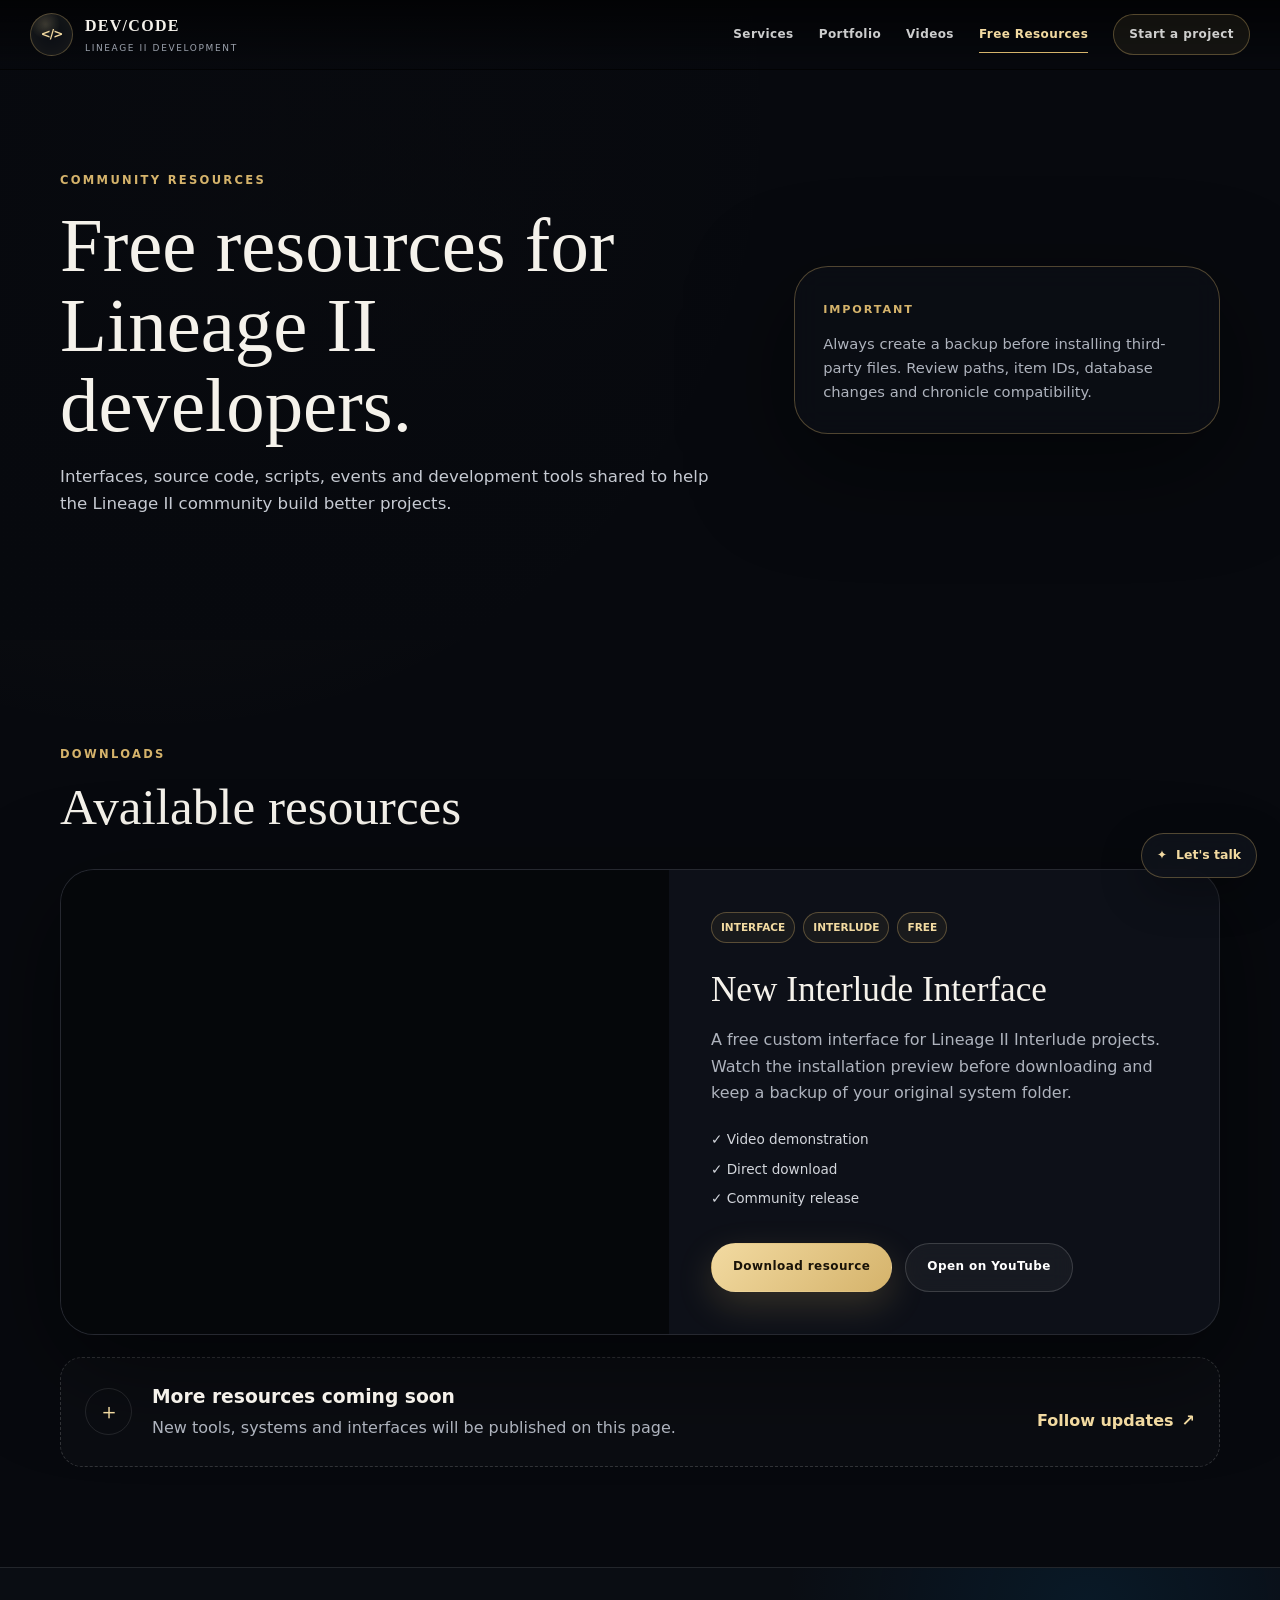
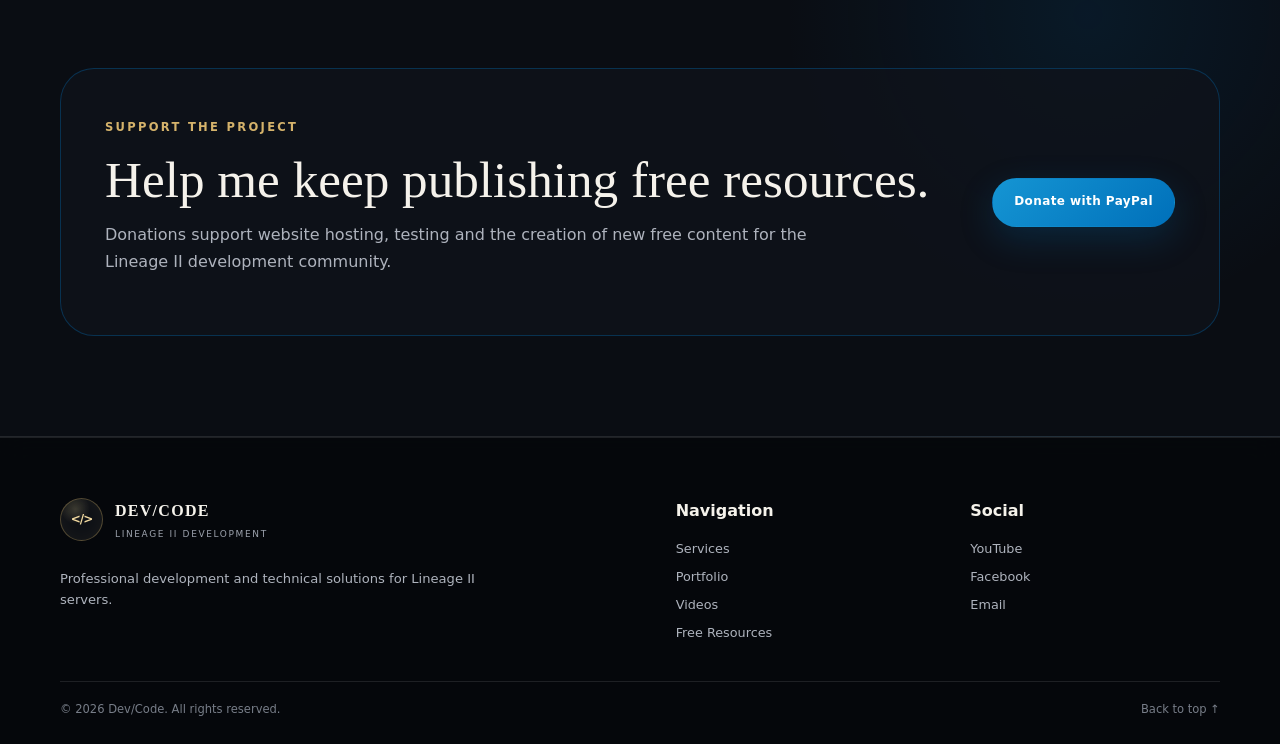
<file: free.html>
<!doctype html>
<html lang="en">
  <head>
    <meta charset="UTF-8" />
    <meta name="viewport" content="width=device-width, initial-scale=1.0" />

    <meta
      name="description"
      content="Free Lineage II resources, interfaces, scripts and tools shared by Dev/Code."
    />
    <meta name="theme-color" content="#07090e" />

    <title>Free Resources</title>

    <link rel="icon" href="assets/img/favicon.svg" type="image/svg+xml" />
    <link rel="preconnect" href="https://www.youtube-nocookie.com" />

    <link rel="stylesheet" href="assets/css/fonts.css" />
    <link rel="stylesheet" href="assets/css/work-site.css" />
    <script src="assets/js/work-site.js" defer></script>
  </head>
  <body class="resource-page" data-page="free">
    <a class="skip-link" href="#main-content">Skip to content</a>

    <header class="work-header is-scrolled" id="top" data-work-header>
      <a class="work-brand" href="index.html" aria-label="Dev Code home">
        <span class="work-brand-mark" aria-hidden="true">&lt;/&gt;</span>
        <span class="work-brand-copy">
          <strong>Dev/Code</strong>
          <small>Lineage II Development</small>
        </span>
      </a>

      <button
        class="work-menu-toggle"
        type="button"
        data-work-menu-toggle
        aria-label="Open navigation"
        aria-expanded="false"
        aria-controls="work-navigation"
      >
        <span></span><span></span><span></span>
      </button>

      <nav
        class="work-nav"
        id="work-navigation"
        data-work-nav
        aria-label="Main navigation"
      >
        <a href="index.html#services">Services</a>
        <a href="index.html#portfolio">Portfolio</a>
        <a href="index.html#videos">Videos</a>
        <a class="is-active" href="free.html">Free Resources</a>
        <a class="work-nav-contact" href="index.html#contact"
          >Start a project</a
        >
      </nav>
    </header>

    <main id="main-content">
      <section class="resource-hero">
        <div class="resource-hero-art" aria-hidden="true"></div>
        <div class="resource-hero-overlay"></div>

        <div class="resource-container resource-hero-grid">
          <div class="reveal">
            <span class="section-kicker">Community resources</span>
            <h1>Free resources for Lineage II developers.</h1>
            <p>
              Interfaces, source code, scripts, events and development tools
              shared to help the Lineage II community build better projects.
            </p>
          </div>

          <div class="resource-hero-card reveal">
            <span>Important</span>
            <p>
              Always create a backup before installing third-party files. Review
              paths, item IDs, database changes and chronicle compatibility.
            </p>
          </div>
        </div>
      </section>

      <section class="resource-section">
        <div class="resource-container">
          <div class="resource-heading reveal">
            <div>
              <span class="section-kicker">Downloads</span>
              <h2>Available resources</h2>
            </div>
          </div>

          <div class="resource-list">
            <article class="resource-item reveal">
              <div class="resource-video">
                <iframe
                  src="https://www.youtube-nocookie.com/embed/yGOYDgCd_Uw"
                  title="Free Lineage II Interlude Interface"
                  loading="lazy"
                  referrerpolicy="strict-origin-when-cross-origin"
                  allow="
                    accelerometer;
                    autoplay;
                    clipboard-write;
                    encrypted-media;
                    gyroscope;
                    picture-in-picture;
                    web-share;
                  "
                  allowfullscreen
                ></iframe>
              </div>

              <div class="resource-details">
                <div class="resource-meta">
                  <span>Interface</span>
                  <span>Interlude</span>
                  <span>Free</span>
                </div>

                <h2>New Interlude Interface</h2>
                <p>
                  A free custom interface for Lineage II Interlude projects.
                  Watch the installation preview before downloading and keep a
                  backup of your original system folder.
                </p>

                <div class="resource-features">
                  <span>✓ Video demonstration</span>
                  <span>✓ Direct download</span>
                  <span>✓ Community release</span>
                </div>

                <div class="resource-actions">
                  <a
                    class="dev-button dev-button-primary"
                    href="https://www.mediafire.com/file/d6byad1o9qippml/New_Interface_Interlude.rar/file"
                    target="_blank"
                    rel="noopener noreferrer"
                  >
                    Download resource
                  </a>
                  <a
                    class="dev-button dev-button-secondary"
                    href="https://www.youtube.com/watch?v=yGOYDgCd_Uw"
                    target="_blank"
                    rel="noopener noreferrer"
                  >
                    Open on YouTube
                  </a>
                </div>
              </div>
            </article>
          </div>

          <div class="empty-resource reveal">
            <span class="empty-resource-icon" aria-hidden="true">＋</span>
            <div>
              <h3>More resources coming soon</h3>
              <p>
                New tools, systems and interfaces will be published on this
                page.
              </p>
            </div>
            <a
              class="text-link"
              href="https://www.youtube.com/@DevCode-ar"
              target="_blank"
              rel="noopener noreferrer"
            >
              Follow updates <span>↗</span>
            </a>
          </div>
        </div>
      </section>

      <section class="donation-section">
        <div class="resource-container donation-panel reveal">
          <div>
            <span class="section-kicker">Support the project</span>
            <h2>Help me keep publishing free resources.</h2>
            <p>
              Donations support website hosting, testing and the creation of new
              free content for the Lineage II development community.
            </p>
          </div>

          <a
            class="dev-button paypal-button"
            href="https://paypal.me/WalterGuevara118"
            target="_blank"
            rel="noopener noreferrer"
          >
            Donate with PayPal
          </a>
        </div>
      </section>
    </main>

    <footer class="site-footer resource-footer">
      <div class="resource-container footer-grid">
        <div>
          <a class="work-brand footer-brand" href="index.html">
            <span class="work-brand-mark" aria-hidden="true">&lt;/&gt;</span>
            <span class="work-brand-copy">
              <strong>Dev/Code</strong>
              <small>Lineage II Development</small>
            </span>
          </a>
          <p>
            Professional development and technical solutions for Lineage II
            servers.
          </p>
        </div>

        <div class="footer-links">
          <strong>Navigation</strong>
          <a href="index.html#services">Services</a>
          <a href="index.html#portfolio">Portfolio</a>
          <a href="index.html#videos">Videos</a>
          <a href="free.html">Free Resources</a>
        </div>

        <div class="footer-links">
          <strong>Social</strong>
          <a
            href="https://www.youtube.com/@DevCode-ar"
            target="_blank"
            rel="noopener noreferrer"
            >YouTube</a
          >
          <a
            href="https://www.facebook.com/profile.php?id=61591388618175"
            target="_blank"
            rel="noopener noreferrer"
            >Facebook</a
          >
          <a href="mailto:devcode.contact.ar@gmail.com">Email</a>
        </div>
      </div>

      <div class="resource-container footer-bottom">
        <span>
          © <span data-current-year>2026</span> Dev/Code. All rights reserved.
        </span>
        <a href="#top">Back to top ↑</a>
      </div>
    </footer>

    <a
      class="floating-contact"
      href="https://wa.me/541165783450"
      target="_blank"
      rel="noopener noreferrer"
      aria-label="Contact Dev Code on WhatsApp"
    >
      <span aria-hidden="true">✦</span>
      <span>Let's talk</span>
    </a>
  </body>
</html>
</file>
<file: assets/css/fonts.css>
/* cyrillic-ext */
@font-face {
  font-family: 'Noto Sans';
  font-style: normal;
  font-weight: 100 900;
  font-stretch: 100%;
  font-display: swap;
  src: url(https://fonts.gstatic.com/s/notosans/v42/o-0bIpQlx3QUlC5A4PNB6Ryti20_6n1iPHjc5aPdu2ui.woff2) format('woff2');
  unicode-range: U+0460-052F, U+1C80-1C8A, U+20B4, U+2DE0-2DFF, U+A640-A69F, U+FE2E-FE2F;
}
/* cyrillic */
@font-face {
  font-family: 'Noto Sans';
  font-style: normal;
  font-weight: 100 900;
  font-stretch: 100%;
  font-display: swap;
  src: url(https://fonts.gstatic.com/s/notosans/v42/o-0bIpQlx3QUlC5A4PNB6Ryti20_6n1iPHjc5ardu2ui.woff2) format('woff2');
  unicode-range: U+0301, U+0400-045F, U+0490-0491, U+04B0-04B1, U+2116;
}
/* devanagari */
@font-face {
  font-family: 'Noto Sans';
  font-style: normal;
  font-weight: 100 900;
  font-stretch: 100%;
  font-display: swap;
  src: url(https://fonts.gstatic.com/s/notosans/v42/o-0bIpQlx3QUlC5A4PNB6Ryti20_6n1iPHjc5a_du2ui.woff2) format('woff2');
  unicode-range: U+0900-097F, U+1CD0-1CF9, U+200C-200D, U+20A8, U+20B9, U+20F0, U+25CC, U+A830-A839, U+A8E0-A8FF, U+11B00-11B09;
}
/* greek-ext */
@font-face {
  font-family: 'Noto Sans';
  font-style: normal;
  font-weight: 100 900;
  font-stretch: 100%;
  font-display: swap;
  src: url(https://fonts.gstatic.com/s/notosans/v42/o-0bIpQlx3QUlC5A4PNB6Ryti20_6n1iPHjc5aLdu2ui.woff2) format('woff2');
  unicode-range: U+1F00-1FFF;
}
/* greek */
@font-face {
  font-family: 'Noto Sans';
  font-style: normal;
  font-weight: 100 900;
  font-stretch: 100%;
  font-display: swap;
  src: url(https://fonts.gstatic.com/s/notosans/v42/o-0bIpQlx3QUlC5A4PNB6Ryti20_6n1iPHjc5a3du2ui.woff2) format('woff2');
  unicode-range: U+0370-0377, U+037A-037F, U+0384-038A, U+038C, U+038E-03A1, U+03A3-03FF;
}
/* vietnamese */
@font-face {
  font-family: 'Noto Sans';
  font-style: normal;
  font-weight: 100 900;
  font-stretch: 100%;
  font-display: swap;
  src: url(https://fonts.gstatic.com/s/notosans/v42/o-0bIpQlx3QUlC5A4PNB6Ryti20_6n1iPHjc5aHdu2ui.woff2) format('woff2');
  unicode-range: U+0102-0103, U+0110-0111, U+0128-0129, U+0168-0169, U+01A0-01A1, U+01AF-01B0, U+0300-0301, U+0303-0304, U+0308-0309, U+0323, U+0329, U+1EA0-1EF9, U+20AB;
}
/* latin-ext */
@font-face {
  font-family: 'Noto Sans';
  font-style: normal;
  font-weight: 100 900;
  font-stretch: 100%;
  font-display: swap;
  src: url(https://fonts.gstatic.com/s/notosans/v42/o-0bIpQlx3QUlC5A4PNB6Ryti20_6n1iPHjc5aDdu2ui.woff2) format('woff2');
  unicode-range: U+0100-02BA, U+02BD-02C5, U+02C7-02CC, U+02CE-02D7, U+02DD-02FF, U+0304, U+0308, U+0329, U+1D00-1DBF, U+1E00-1E9F, U+1EF2-1EFF, U+2020, U+20A0-20AB, U+20AD-20C0, U+2113, U+2C60-2C7F, U+A720-A7FF;
}
/* latin */
@font-face {
  font-family: 'Noto Sans';
  font-style: normal;
  font-weight: 100 900;
  font-stretch: 100%;
  font-display: swap;
  src: url(https://fonts.gstatic.com/s/notosans/v42/o-0bIpQlx3QUlC5A4PNB6Ryti20_6n1iPHjc5a7duw.woff2) format('woff2');
  unicode-range: U+0000-00FF, U+0131, U+0152-0153, U+02BB-02BC, U+02C6, U+02DA, U+02DC, U+0304, U+0308, U+0329, U+2000-206F, U+20AC, U+2122, U+2191, U+2193, U+2212, U+2215, U+FEFF, U+FFFD;
}
</file>
<file: assets/css/work-site.css>
:root {
  --bg: #07090e;
  --bg-soft: #0c1017;
  --surface: rgba(15, 19, 27, .82);
  --surface-solid: #141923;
  --surface-light: #1a202c;
  --line: rgba(255, 255, 255, .1);
  --line-gold: rgba(213, 179, 107, .34);
  --text: #f5f2eb;
  --muted: #aeb3bd;
  --gold: #d5b36b;
  --gold-light: #f2daa1;
  --green: #78d59e;
  --blue: #6ca9e8;
  --paypal: #0070ba;
  --shadow: 0 30px 100px rgba(0, 0, 0, .5);
  --radius-sm: 12px;
  --radius: 22px;
  --radius-lg: 34px;
  --header-height: 70px;
  --content-width: 1240px;
}

* {
  box-sizing: border-box;
}

html {
  scroll-behavior: smooth;
  scroll-snap-type: y proximity;
  background: var(--bg);
}

body {
  margin: 0;
  min-width: 320px;
  overflow-x: hidden;
  background: var(--bg);
  color: var(--text);
  font-family: "Roboto", Inter, "Segoe UI", ui-sans-serif, system-ui, sans-serif;
  line-height: 1.65;
}

body.menu-open {
  overflow: hidden;
}

a {
  color: inherit;
  text-decoration: none;
}

button,
input {
  color: inherit;
  font: inherit;
}

button,
a {
  -webkit-tap-highlight-color: transparent;
}

img,
video,
iframe {
  display: block;
  max-width: 100%;
}

.skip-link {
  position: fixed;
  left: 14px;
  top: -70px;
  z-index: 4000;
  padding: 10px 14px;
  border-radius: 8px;
  background: var(--gold-light);
  color: #181208;
  font-weight: 900;
  transition: top .2s ease;
}

.skip-link:focus {
  top: 14px;
}

.work-header {
  position: fixed;
  inset: 0 0 auto;
  z-index: 3000;
  display: flex;
  height: var(--header-height);
  align-items: center;
  justify-content: space-between;
  gap: 28px;
  padding: 0 30px;
  border-bottom: 1px solid transparent;
  background: linear-gradient(to bottom, rgba(0, 0, 0, .65), transparent);
  transition: background .25s ease, border-color .25s ease, backdrop-filter .25s ease;
}

.work-header.is-scrolled {
  border-color: var(--line);
  background: rgba(5, 7, 11, .84);
  backdrop-filter: blur(18px);
}

.work-brand {
  display: inline-flex;
  align-items: center;
  gap: 12px;
}

.work-brand-mark {
  display: grid;
  width: 43px;
  height: 43px;
  flex: 0 0 auto;
  place-items: center;
  border: 1px solid var(--line-gold);
  border-radius: 50%;
  background:
    radial-gradient(circle at 35% 25%, rgba(242, 218, 161, .2), transparent 36%),
    rgba(15, 18, 25, .78);
  color: var(--gold-light);
  font-size: 12px;
  font-weight: 900;
  letter-spacing: -1px;
  box-shadow: inset 0 0 22px rgba(213, 179, 107, .07);
}

.work-brand-copy strong,
.work-brand-copy small {
  display: block;
}

.work-brand-copy strong {
  font-family: "Cinzel", Georgia, serif;
  font-size: 16px;
  letter-spacing: .08em;
  text-transform: uppercase;
}

.work-brand-copy small {
  margin-top: 2px;
  color: #9da3ae;
  font-size: 9px;
  letter-spacing: .18em;
  text-transform: uppercase;
}

.work-nav {
  display: flex;
  align-items: center;
  gap: 25px;
}

.work-nav a {
  position: relative;
  color: rgba(255, 255, 255, .8);
  font-size: 12px;
  font-weight: 750;
  letter-spacing: .035em;
  transition: color .2s ease;
}

.work-nav a::after {
  content: "";
  position: absolute;
  inset: auto 0 -9px;
  height: 1px;
  background: var(--gold);
  transform: scaleX(0);
  transition: transform .2s ease;
}

.work-nav a:hover,
.work-nav a.is-active {
  color: var(--gold-light);
}

.work-nav a:hover::after,
.work-nav a.is-active::after {
  transform: scaleX(1);
}

.work-nav-contact {
  padding: 10px 15px;
  border: 1px solid var(--line-gold);
  border-radius: 999px;
  background: rgba(213, 179, 107, .07);
}

.work-nav-contact::after {
  display: none;
}

.work-menu-toggle {
  display: none;
  width: 43px;
  height: 43px;
  padding: 10px;
  border: 1px solid var(--line);
  border-radius: 50%;
  background: rgba(255, 255, 255, .04);
  cursor: pointer;
}

.work-menu-toggle span {
  display: block;
  width: 20px;
  height: 2px;
  margin: 4px auto;
  background: #fff;
  transition: transform .2s ease, opacity .2s ease;
}

.work-menu-toggle.is-open span:nth-child(1) {
  transform: translateY(6px) rotate(45deg);
}

.work-menu-toggle.is-open span:nth-child(2) {
  opacity: 0;
}

.work-menu-toggle.is-open span:nth-child(3) {
  transform: translateY(-6px) rotate(-45deg);
}

.cinematic-rail {
  position: fixed;
  right: 22px;
  top: 50%;
  z-index: 2200;
  display: grid;
  gap: 8px;
  transform: translateY(-50%);
}

.cinematic-rail-line {
  position: absolute;
  right: 6px;
  top: 15px;
  bottom: 15px;
  width: 1px;
  background: rgba(255, 255, 255, .14);
}

.cinematic-rail a {
  position: relative;
  display: flex;
  min-height: 28px;
  align-items: center;
  justify-content: flex-end;
  gap: 11px;
  color: #777d88;
}

.cinematic-rail a::after {
  content: "";
  position: relative;
  z-index: 2;
  width: 9px;
  height: 9px;
  border: 2px solid var(--bg);
  border-radius: 50%;
  background: #4e535d;
  box-shadow: 0 0 0 1px rgba(255, 255, 255, .16);
  transition: background .2s ease, transform .2s ease;
}

.cinematic-rail a span {
  font-size: .62rem;
  font-weight: 850;
}

.cinematic-rail a b {
  width: 0;
  overflow: hidden;
  font-size: .67rem;
  opacity: 0;
  text-align: right;
  white-space: nowrap;
  transition: width .2s ease, opacity .2s ease;
}

.cinematic-rail a:hover b,
.cinematic-rail a.is-active b {
  width: 82px;
  opacity: 1;
}

.cinematic-rail a.is-active {
  color: var(--gold-light);
}

.cinematic-rail a.is-active::after {
  background: var(--gold);
  transform: scale(1.25);
}

.cinematic-section {
  position: relative;
  min-height: 100svh;
  overflow: hidden;
  scroll-snap-align: start;
  isolation: isolate;
}

.section-media,
.section-background,
.section-overlay,
.section-particles {
  position: absolute;
  inset: 0;
}

.section-media,
.section-background {
  z-index: -4;
  overflow: hidden;
  background: #0b0e14;
}

.section-video {
  width: 100%;
  height: 100%;
  object-fit: cover;
  transform: scale(1.025);
  filter: saturate(.78) contrast(1.06);
}

.section-overlay {
  z-index: -3;
}

.section-particles {
  z-index: -2;
  opacity: .35;
  background-image:
    radial-gradient(circle, rgba(242, 218, 161, .8) 0 1px, transparent 1.6px),
    radial-gradient(circle, rgba(255, 255, 255, .55) 0 1px, transparent 1.5px);
  background-position: 0 0, 80px 60px;
  background-size: 180px 180px, 230px 230px;
  animation: particle-drift 18s linear infinite;
}

@keyframes particle-drift {
  to {
    transform: translate3d(-40px, -70px, 0);
  }
}

.section-container {
  width: min(calc(100% - 56px), var(--content-width));
  margin-inline: auto;
}

.hero-overlay {
  background:
    linear-gradient(90deg, rgba(6, 8, 12, .98) 0%, rgba(6, 8, 12, .82) 45%, rgba(6, 8, 12, .35) 74%, rgba(6, 8, 12, .18) 100%),
    linear-gradient(to bottom, rgba(6, 8, 12, .08), rgba(6, 8, 12, .22) 60%, #07090e 100%);
  box-shadow: inset 0 0 240px 80px rgba(0, 0, 0, .62);
}

.hero-grid {
  display: grid;
  min-height: 100svh;
  grid-template-columns: minmax(0, 1.1fr) minmax(360px, .8fr);
  align-items: center;
  gap: 75px;
  padding-top: var(--header-height);
}

.eyebrow,
.section-kicker {
  display: inline-flex;
  align-items: center;
  gap: 10px;
  color: var(--gold);
  font-size: .72rem;
  font-weight: 900;
  letter-spacing: .2em;
  text-transform: uppercase;
}

.status-dot {
  width: 8px;
  height: 8px;
  border-radius: 50%;
  background: var(--green);
  box-shadow: 0 0 0 6px rgba(120, 213, 158, .08);
}

.hero-content h1,
.section-heading h2,
.process-intro h2,
.contact-copy h2,
.resource-hero h1,
.resource-heading h2,
.donation-panel h2 {
  margin: 14px 0 0;
  font-family: "Cinzel", Georgia, serif;
  font-weight: 500;
  line-height: 1.04;
}

.hero-content h1 {
  max-width: 880px;
  font-size: clamp(3.6rem, 7.2vw, 7.4rem);
  letter-spacing: -.045em;
}

.hero-content h1 span {
  display: block;
  color: var(--gold-light);
  font-size: .7em;
  letter-spacing: -.02em;
}

.hero-description {
  max-width: 720px;
  margin: 27px 0 0;
  color: #c7cbd2;
  font-size: clamp(1rem, 1.7vw, 1.18rem);
}

.hero-actions,
.contact-actions,
.resource-actions {
  display: flex;
  flex-wrap: wrap;
  gap: 13px;
  margin-top: 33px;
}

.dev-button {
  display: inline-flex;
  min-height: 49px;
  align-items: center;
  justify-content: center;
  padding: 0 21px;
  border: 1px solid transparent;
  border-radius: 999px;
  font-size: 12px;
  font-weight: 850;
  letter-spacing: .035em;
  cursor: pointer;
  transition: transform .2s ease, border-color .2s ease, background .2s ease, box-shadow .2s ease;
}

.dev-button:hover {
  transform: translateY(-2px);
}

.dev-button-primary {
  background: linear-gradient(135deg, var(--gold-light), var(--gold));
  color: #191308;
  box-shadow: 0 13px 36px rgba(213, 179, 107, .2);
}

.dev-button-secondary {
  border-color: rgba(255, 255, 255, .16);
  background: rgba(255, 255, 255, .045);
  color: #fff;
  backdrop-filter: blur(10px);
}

.dev-button-secondary:hover {
  border-color: var(--line-gold);
  background: rgba(213, 179, 107, .07);
}

.dev-button-light {
  background: #f3f0e8;
  color: #11141a;
}

.hero-trust {
  display: flex;
  flex-wrap: wrap;
  gap: 34px;
  margin-top: 47px;
}

.hero-trust div {
  display: grid;
  gap: 2px;
}

.hero-trust strong {
  font-size: .92rem;
}

.hero-trust span {
  color: #858b96;
  font-size: .7rem;
}

.hero-code-card {
  width: 100%;
  max-width: 530px;
  justify-self: end;
}

.code-window {
  overflow: hidden;
  border: 1px solid rgba(213, 179, 107, .22);
  border-radius: var(--radius-lg);
  background:
    linear-gradient(145deg, rgba(24, 29, 39, .9), rgba(8, 11, 16, .82));
  box-shadow: var(--shadow);
  backdrop-filter: blur(16px);
}

.code-window-top,
.code-footer {
  display: flex;
  align-items: center;
  justify-content: space-between;
  gap: 18px;
  padding: 17px 20px;
  color: #8d939e;
  font-family: monospace;
  font-size: .73rem;
}

.code-window-top {
  border-bottom: 1px solid var(--line);
}

.window-dots {
  display: flex;
  gap: 7px;
}

.window-dots span {
  width: 9px;
  height: 9px;
  border-radius: 50%;
  background: #5d626b;
}

.window-dots span:nth-child(1) {
  background: #dc6c62;
}

.window-dots span:nth-child(2) {
  background: #d4ad5d;
}

.window-dots span:nth-child(3) {
  background: #6cbf86;
}

.code-content {
  min-height: 350px;
  padding: 29px;
  color: #cdd3dd;
  font-family: "SFMono-Regular", Consolas, monospace;
  font-size: .9rem;
  line-height: 1.75;
}

.code-keyword {
  color: #c792ea;
}

.code-class {
  color: var(--gold-light);
}

.code-property {
  color: #82aaff;
}

.code-indent {
  padding-left: 24px;
}

.code-indent-2 {
  padding-left: 48px;
  color: #c3e88d;
}

.code-footer {
  border-top: 1px solid var(--line);
}

.code-footer span:first-child {
  display: inline-flex;
  align-items: center;
  gap: 8px;
}

.code-footer i {
  width: 8px;
  height: 8px;
  border-radius: 50%;
  background: var(--green);
}

.section-scroll {
  position: absolute;
  left: 50%;
  bottom: 23px;
  z-index: 5;
  display: grid;
  justify-items: center;
  gap: 8px;
  color: #757b86;
  font-size: .61rem;
  letter-spacing: .18em;
  text-transform: uppercase;
  transform: translateX(-50%);
}

.section-scroll i {
  position: relative;
  width: 1px;
  height: 42px;
  overflow: hidden;
  background: rgba(255, 255, 255, .13);
}

.section-scroll i::after {
  content: "";
  position: absolute;
  inset: -70% 0 auto;
  height: 70%;
  background: var(--gold);
  animation: scroll-line 1.8s infinite;
}

@keyframes scroll-line {
  to {
    transform: translateY(240%);
  }
}

.section-content {
  display: grid;
  min-height: 100svh;
  align-content: center;
  padding-block: calc(var(--header-height) + 48px) 55px;
}

.section-heading {
  display: flex;
  align-items: end;
  justify-content: space-between;
  gap: 50px;
  margin-bottom: 35px;
}

.section-heading > div {
  max-width: 760px;
}

.section-heading h2,
.process-intro h2,
.contact-copy h2 {
  font-size: clamp(2.35rem, 4.3vw, 4.7rem);
}

.section-heading > p {
  max-width: 480px;
  margin: 0;
  color: var(--muted);
}

.section-heading-centered {
  display: grid;
  justify-items: center;
  text-align: center;
}

.section-heading-centered > p {
  max-width: 700px;
}

.services-overlay {
  background:
    linear-gradient(to bottom, rgba(7, 9, 14, .86), rgba(7, 9, 14, .72) 50%, rgba(7, 9, 14, .94)),
    radial-gradient(circle at 50% 42%, transparent, rgba(7, 9, 14, .35) 65%);
}

.services-grid {
  display: grid;
  grid-template-columns: repeat(3, 1fr);
  gap: 14px;
}

.service-card {
  position: relative;
  min-height: 250px;
  padding: 22px;
  border: 1px solid var(--line);
  border-radius: var(--radius);
  background:
    linear-gradient(145deg, rgba(255, 255, 255, .035), transparent),
    rgba(13, 17, 24, .7);
  backdrop-filter: blur(12px);
  transition: transform .25s ease, border-color .25s ease;
}

.service-card:hover {
  border-color: var(--line-gold);
  transform: translateY(-5px);
}

.service-number {
  position: absolute;
  right: 18px;
  top: 14px;
  color: rgba(255, 255, 255, .12);
  font-family: "Cinzel", Georgia, serif;
  font-size: 2rem;
}

.service-icon {
  display: grid;
  width: 44px;
  height: 44px;
  place-items: center;
  border: 1px solid var(--line-gold);
  border-radius: 14px;
  background: rgba(213, 179, 107, .07);
  color: var(--gold-light);
}

.service-card h3 {
  margin: 18px 0 7px;
  font-size: 1.08rem;
}

.service-card p {
  margin: 0;
  color: var(--muted);
  font-size: .84rem;
}

.feature-list {
  display: grid;
  gap: 4px;
  margin: 15px 0 0;
  padding: 0;
  color: #cdd0d6;
  font-size: .75rem;
  list-style: none;
}

.feature-list li::before {
  content: "—";
  margin-right: 7px;
  color: var(--gold);
}

.portfolio-background {
  background:
    url("https://assets.playnccdn.com/res/lineage2/update/2026/260708_update/pc/img/section3/aa7c8b20031da3fbede7d8c30c15a55d50083cf5.webp")
    center / cover no-repeat;
  transform: scale(1.025);
}

.portfolio-overlay {
  background:
    linear-gradient(to bottom, rgba(7, 9, 14, .92), rgba(7, 9, 14, .69) 50%, rgba(7, 9, 14, .95)),
    radial-gradient(circle at 50% 40%, transparent, rgba(7, 9, 14, .34) 68%);
}

.portfolio-grid {
  display: grid;
  grid-template-columns: repeat(4, 1fr);
  grid-auto-rows: 175px;
  gap: 13px;
}

.project-card {
  position: relative;
  overflow: hidden;
  border: 1px solid var(--line);
  border-radius: var(--radius);
  background: var(--surface-solid);
  transition: transform .25s ease, border-color .25s ease;
}

.project-card:hover {
  border-color: var(--line-gold);
  transform: translateY(-5px);
}

.project-card-large {
  grid-column: span 2;
  grid-row: span 2;
}

.project-card-wide {
  grid-column: span 2;
}

.project-card img {
  width: 100%;
  height: 100%;
  object-fit: cover;
  transition: transform .45s ease;
}

.project-card:hover img {
  transform: scale(1.04);
}

.project-shade {
  position: absolute;
  inset: 0;
  background:
    linear-gradient(to top, rgba(6, 8, 12, .96), rgba(6, 8, 12, .15) 67%),
    radial-gradient(circle at top right, transparent, rgba(6, 8, 12, .22));
}

.project-content {
  position: absolute;
  inset: auto 20px 17px;
  z-index: 2;
}

.project-content > span {
  color: var(--gold);
  font-size: .63rem;
  font-weight: 850;
  letter-spacing: .11em;
  text-transform: uppercase;
}

.project-content h3 {
  margin: 5px 0 0;
  font-family: "Cinzel", Georgia, serif;
  font-size: 1.3rem;
}

.project-content p {
  margin: 5px 0 0;
  color: #bfc3cb;
  font-size: .78rem;
}

.project-arrow {
  position: absolute;
  right: 17px;
  top: 15px;
  z-index: 2;
  display: grid;
  width: 34px;
  height: 34px;
  place-items: center;
  border: 1px solid var(--line);
  border-radius: 50%;
  background: rgba(8, 10, 14, .54);
  color: var(--gold-light);
  backdrop-filter: blur(8px);
}

.videos-overlay {
  background:
    linear-gradient(90deg, rgba(7, 9, 14, .94), rgba(7, 9, 14, .62), rgba(7, 9, 14, .8)),
    linear-gradient(to top, #07090e, transparent 55%, rgba(7, 9, 14, .45));
}

.video-grid {
  display: grid;
  grid-template-columns: repeat(3, 1fr);
  gap: 15px;
}

.video-card {
  overflow: hidden;
  border: 1px solid var(--line);
  border-radius: var(--radius);
  background: rgba(12, 15, 22, .76);
  backdrop-filter: blur(12px);
}

.video-frame {
  aspect-ratio: 16 / 9;
  background: #080a0f;
}

.video-frame iframe {
  width: 100%;
  height: 100%;
  border: 0;
}

.video-copy {
  padding: 18px;
}

.video-copy span {
  color: var(--gold);
  font-size: .62rem;
  font-weight: 850;
  letter-spacing: .11em;
  text-transform: uppercase;
}

.video-copy h3 {
  margin: 5px 0 4px;
  font-size: 1.05rem;
}

.video-copy p {
  margin: 0;
  color: var(--muted);
  font-size: .8rem;
}

.section-action {
  display: flex;
  justify-content: center;
  margin-top: 25px;
}

.process-overlay {
  background:
    linear-gradient(90deg, rgba(7, 9, 14, .96), rgba(7, 9, 14, .65) 60%, rgba(7, 9, 14, .3)),
    linear-gradient(to top, #07090e, transparent 50%, rgba(7, 9, 14, .36));
}

.process-layout {
  display: grid;
  min-height: 100svh;
  grid-template-columns: .8fr 1.2fr;
  align-items: center;
  gap: 75px;
  padding-block: calc(var(--header-height) + 50px) 55px;
}

.process-intro p {
  max-width: 530px;
  color: var(--muted);
}

.text-link {
  display: inline-flex;
  gap: 8px;
  margin-top: 19px;
  color: var(--gold-light);
  font-weight: 850;
}

.process-list {
  display: grid;
  gap: 12px;
}

.process-step {
  display: grid;
  grid-template-columns: auto 1fr;
  gap: 18px;
  padding: 21px;
  border: 1px solid var(--line);
  border-radius: var(--radius);
  background: rgba(12, 15, 22, .68);
  backdrop-filter: blur(12px);
}

.process-step > span {
  display: grid;
  width: 46px;
  height: 46px;
  place-items: center;
  border: 1px solid var(--line-gold);
  border-radius: 50%;
  color: var(--gold-light);
  font-family: "Cinzel", Georgia, serif;
  font-size: .72rem;
}

.process-step h3,
.process-step p {
  margin: 0;
}

.process-step p {
  margin-top: 4px;
  color: var(--muted);
  font-size: .84rem;
}

.contact-section {
  min-height: 100svh;
  display: flex;
  flex-direction: column;
}

.contact-overlay {
  background:
    linear-gradient(90deg, rgba(7, 9, 14, .97), rgba(7, 9, 14, .66) 60%, rgba(7, 9, 14, .25)),
    linear-gradient(to top, #07090e, transparent 50%, rgba(7, 9, 14, .36));
}

.contact-layout {
  display: grid;
  flex: 1;
  min-height: calc(100svh - 245px);
  align-items: center;
  padding-block: calc(var(--header-height) + 45px) 30px;
}

.contact-panel {
  display: grid;
  grid-template-columns: 1.1fr .7fr;
  gap: 55px;
  padding: 44px;
  border: 1px solid var(--line-gold);
  border-radius: var(--radius-lg);
  background:
    radial-gradient(circle at 80% 12%, rgba(213, 179, 107, .13), transparent 30%),
    rgba(13, 17, 24, .78);
  box-shadow: var(--shadow);
  backdrop-filter: blur(15px);
}

.contact-copy p {
  max-width: 690px;
  color: var(--muted);
}

.contact-card {
  display: grid;
  align-content: center;
  gap: 7px;
  padding: 25px;
  border: 1px solid var(--line);
  border-radius: var(--radius);
  background: rgba(6, 9, 14, .5);
}

.contact-card > span {
  color: var(--muted);
  font-size: .68rem;
  letter-spacing: .11em;
  text-transform: uppercase;
}

.contact-card > a {
  overflow-wrap: anywhere;
  color: var(--gold-light);
  font-weight: 850;
}

.contact-card > strong {
  margin-bottom: 10px;
}

.copy-email {
  justify-self: start;
  margin-top: 7px;
  padding: 8px 11px;
  border: 1px solid var(--line);
  border-radius: 999px;
  background: rgba(255, 255, 255, .04);
  cursor: pointer;
}

.contact-separator {
  height: 1px;
  margin-block: 13px;
  background: var(--line);
}

.site-footer {
  position: relative;
  z-index: 4;
  border-top: 1px solid var(--line);
  background: rgba(6, 8, 12, .9);
  backdrop-filter: blur(15px);
}

.cinematic-footer {
  min-height: 245px;
  padding: 33px max(28px, calc((100% - var(--content-width)) / 2));
}

.footer-grid {
  display: grid;
  grid-template-columns: 1.6fr repeat(2, .7fr);
  gap: 45px;
}

.footer-brand {
  margin-bottom: 13px;
}

.footer-grid p {
  max-width: 430px;
  color: var(--muted);
  font-size: .82rem;
}

.footer-links {
  display: grid;
  align-content: start;
  gap: 7px;
}

.footer-links strong {
  margin-bottom: 6px;
}

.footer-links a {
  color: var(--muted);
  font-size: .8rem;
}

.footer-links a:hover {
  color: var(--gold-light);
}

.footer-bottom {
  display: flex;
  justify-content: space-between;
  gap: 25px;
  margin-top: 25px;
  padding-top: 18px;
  border-top: 1px solid var(--line);
  color: #777d88;
  font-size: .72rem;
}

.floating-contact {
  position: fixed;
  right: 23px;
  bottom: 22px;
  z-index: 3200;
  display: inline-flex;
  align-items: center;
  gap: 9px;
  min-height: 45px;
  padding: 0 15px;
  border: 1px solid var(--line-gold);
  border-radius: 999px;
  background: rgba(15, 19, 27, .88);
  color: var(--gold-light);
  font-size: .78rem;
  font-weight: 850;
  box-shadow: 0 15px 44px rgba(0, 0, 0, .3);
  backdrop-filter: blur(13px);
}

.copy-toast {
  position: fixed;
  right: 23px;
  bottom: 78px;
  z-index: 3300;
  padding: 11px 14px;
  border: 1px solid var(--line-gold);
  border-radius: 11px;
  background: #171c25;
  color: var(--gold-light);
  font-size: .8rem;
  font-weight: 850;
  opacity: 0;
  pointer-events: none;
  transform: translateY(12px);
  transition: opacity .2s ease, transform .2s ease;
}

.copy-toast.show {
  opacity: 1;
  transform: none;
}

.reveal {
  opacity: 0;
  transform: translateY(21px);
  transition:
    opacity .68s cubic-bezier(.22, .61, .36, 1),
    transform .68s cubic-bezier(.22, .61, .36, 1);
}

.reveal.visible {
  opacity: 1;
  transform: none;
}

/* Free resources page */
.resource-page {
  background:
    radial-gradient(circle at 12% 5%, rgba(213, 179, 107, .07), transparent 25%),
    #07090e;
}

.resource-page .work-header {
  position: fixed;
}

.resource-container {
  width: min(calc(100% - 48px), 1160px);
  margin-inline: auto;
}

.resource-hero {
  position: relative;
  min-height: 640px;
  display: grid;
  align-items: center;
  overflow: hidden;
  padding: calc(var(--header-height) + 80px) 0 90px;
  isolation: isolate;
}

.resource-hero-art,
.resource-hero-overlay {
  position: absolute;
  inset: 0;
}

.resource-hero-art {
  z-index: -3;
  background:
    url("https://assets.playnccdn.com/res/lineage2/update/2026/260708_update/pc/img/section3/aa7c8b20031da3fbede7d8c30c15a55d50083cf5.webp")
    center / cover no-repeat;
  transform: scale(1.025);
}

.resource-hero-overlay {
  z-index: -2;
  background:
    linear-gradient(90deg, rgba(7, 9, 14, .97), rgba(7, 9, 14, .72) 60%, rgba(7, 9, 14, .38)),
    linear-gradient(to top, #07090e, transparent 55%, rgba(7, 9, 14, .48));
}

.resource-hero-grid {
  display: grid;
  grid-template-columns: 1.1fr .7fr;
  align-items: center;
  gap: 65px;
}

.resource-hero h1 {
  max-width: 800px;
  font-size: clamp(3rem, 6vw, 6rem);
}

.resource-hero p {
  max-width: 680px;
  color: #c6cad2;
  font-size: 1.04rem;
}

.resource-hero-card {
  padding: 28px;
  border: 1px solid var(--line-gold);
  border-radius: var(--radius-lg);
  background: rgba(12, 15, 22, .76);
  box-shadow: var(--shadow);
  backdrop-filter: blur(14px);
}

.resource-hero-card > span {
  color: var(--gold);
  font-size: .7rem;
  font-weight: 900;
  letter-spacing: .17em;
  text-transform: uppercase;
}

.resource-hero-card p {
  margin: 10px 0 0;
  color: var(--muted);
  font-size: .92rem;
}

.resource-section,
.donation-section {
  padding: 100px 0;
}

.resource-heading {
  margin-bottom: 35px;
}

.resource-heading h2,
.donation-panel h2 {
  font-size: clamp(2.3rem, 4vw, 4rem);
}

.resource-list {
  display: grid;
  gap: 20px;
}

.resource-item {
  display: grid;
  grid-template-columns: 1.05fr .95fr;
  overflow: hidden;
  border: 1px solid var(--line);
  border-radius: var(--radius-lg);
  background: rgba(15, 19, 27, .82);
  box-shadow: var(--shadow);
}

.resource-video {
  min-height: 420px;
  background: #05070a;
}

.resource-video iframe {
  width: 100%;
  height: 100%;
  min-height: 420px;
  border: 0;
}

.resource-details {
  display: flex;
  flex-direction: column;
  justify-content: center;
  padding: 42px;
}

.resource-meta {
  display: flex;
  flex-wrap: wrap;
  gap: 8px;
}

.resource-meta span {
  padding: 6px 9px;
  border: 1px solid var(--line-gold);
  border-radius: 999px;
  background: rgba(213, 179, 107, .06);
  color: var(--gold-light);
  font-size: .66rem;
  font-weight: 850;
  text-transform: uppercase;
}

.resource-details h2 {
  margin: 18px 0 8px;
  font-family: "Cinzel", Georgia, serif;
  font-size: 2.2rem;
  font-weight: 500;
}

.resource-details > p {
  margin: 0;
  color: var(--muted);
}

.resource-features {
  display: grid;
  gap: 7px;
  margin-top: 22px;
  color: #d3d6dc;
  font-size: .85rem;
}

.empty-resource {
  display: grid;
  grid-template-columns: auto 1fr auto;
  align-items: center;
  gap: 20px;
  margin-top: 22px;
  padding: 24px;
  border: 1px dashed rgba(255, 255, 255, .16);
  border-radius: var(--radius);
  background: rgba(255, 255, 255, .018);
}

.empty-resource-icon {
  display: grid;
  width: 47px;
  height: 47px;
  place-items: center;
  border: 1px solid var(--line);
  border-radius: 50%;
  color: var(--gold-light);
  font-size: 1.4rem;
}

.empty-resource h3,
.empty-resource p {
  margin: 0;
}

.empty-resource p {
  margin-top: 3px;
  color: var(--muted);
}

.donation-section {
  border-block: 1px solid var(--line);
  background:
    radial-gradient(circle at 85% 10%, rgba(0, 112, 186, .12), transparent 26%),
    #0a0d13;
}

.donation-panel {
  display: flex;
  align-items: center;
  justify-content: space-between;
  gap: 45px;
  padding: 44px;
  border: 1px solid rgba(0, 112, 186, .35);
  border-radius: var(--radius-lg);
  background: rgba(15, 19, 27, .76);
}

.donation-panel p {
  max-width: 720px;
  color: var(--muted);
}

.paypal-button {
  flex: 0 0 auto;
  background: linear-gradient(135deg, #1595d3, var(--paypal));
  color: #fff;
  box-shadow: 0 12px 35px rgba(0, 112, 186, .22);
}

.resource-footer {
  padding: 60px 0 25px;
}

.resource-footer .footer-bottom {
  margin-top: 38px;
}

@media (max-width: 1100px) {
  .hero-grid {
    grid-template-columns: 1fr;
    gap: 45px;
    padding-block: calc(var(--header-height) + 72px) 90px;
  }

  .hero-code-card {
    max-width: 690px;
    justify-self: start;
  }

  .services-grid {
    grid-template-columns: repeat(2, 1fr);
  }

  .portfolio-grid {
    grid-template-columns: repeat(2, 1fr);
    grid-auto-rows: 210px;
  }

  .project-card-large,
  .project-card-wide {
    grid-column: span 1;
  }

  .project-card-large {
    grid-row: span 1;
  }

  .video-grid {
    grid-template-columns: repeat(2, 1fr);
  }

  .video-card:last-child {
    grid-column: 1 / -1;
    max-width: 600px;
    justify-self: center;
  }

  .process-layout {
    grid-template-columns: 1fr;
    gap: 40px;
  }

  .contact-panel {
    grid-template-columns: 1fr;
  }

  .resource-hero-grid,
  .resource-item {
    grid-template-columns: 1fr;
  }

  .resource-video,
  .resource-video iframe {
    min-height: 500px;
  }
}

@media (max-width: 900px) {
  html {
    scroll-snap-type: none;
  }

  .work-header {
    height: 62px;
    padding: 0 16px;
  }

  :root {
    --header-height: 62px;
  }

  .work-brand-copy small {
    display: none;
  }

  .work-menu-toggle {
    display: block;
  }

  .work-nav {
    position: fixed;
    inset: var(--header-height) 0 0;
    display: grid;
    align-content: center;
    gap: 0;
    padding: 28px;
    background: rgba(5, 7, 11, .98);
    opacity: 0;
    pointer-events: none;
    transform: translateY(-12px);
    transition: opacity .22s ease, transform .22s ease;
  }

  .work-nav.is-open {
    opacity: 1;
    pointer-events: auto;
    transform: none;
  }

  .work-nav a {
    width: min(100%, 560px);
    margin-inline: auto;
    padding: 15px 0;
    border-bottom: 1px solid var(--line);
    font-family: "Cinzel", Georgia, serif;
    font-size: 20px;
  }

  .work-nav a::after {
    display: none;
  }

  .work-nav-contact {
    margin-top: 10px;
    border: 0;
    border-radius: 0;
    background: transparent;
  }

  .cinematic-rail {
    display: none;
  }

  .section-heading {
    align-items: flex-start;
    flex-direction: column;
    gap: 14px;
  }

  .section-heading > p {
    max-width: 700px;
  }

  .video-grid {
    grid-template-columns: 1fr;
  }

  .video-card:last-child {
    grid-column: auto;
    max-width: none;
  }

  .contact-layout {
    min-height: auto;
    padding-block: calc(var(--header-height) + 65px) 50px;
  }

  .cinematic-footer {
    padding-inline: 25px;
  }

  .resource-video,
  .resource-video iframe {
    min-height: 420px;
  }

  .donation-panel,
  .footer-bottom {
    align-items: flex-start;
    flex-direction: column;
  }
}

@media (max-width: 640px) {
  .section-container,
  .resource-container {
    width: min(calc(100% - 28px), var(--content-width));
  }

  .hero-content h1 {
    font-size: clamp(3rem, 16vw, 5rem);
  }

  .hero-actions .dev-button,
  .contact-actions .dev-button,
  .resource-actions .dev-button {
    width: 100%;
  }

  .hero-trust {
    display: grid;
    grid-template-columns: repeat(2, 1fr);
    gap: 18px;
  }

  .code-content {
    min-height: 0;
    padding: 20px;
    font-size: .74rem;
  }

  .code-indent {
    padding-left: 14px;
  }

  .code-indent-2 {
    padding-left: 28px;
  }

  .section-content {
    padding-block: calc(var(--header-height) + 55px) 55px;
  }

  .section-heading h2,
  .process-intro h2,
  .contact-copy h2 {
    font-size: clamp(2.3rem, 12vw, 3.8rem);
  }

  .services-grid,
  .portfolio-grid {
    grid-template-columns: 1fr;
  }

  .portfolio-grid {
    grid-auto-rows: 250px;
  }

  .process-step {
    grid-template-columns: 1fr;
  }

  .contact-panel {
    padding: 27px 20px;
  }

  .footer-grid {
    grid-template-columns: 1fr;
    gap: 28px;
  }

  .footer-bottom {
    display: grid;
  }

  .floating-contact {
    right: 14px;
    bottom: 14px;
  }

  .section-scroll {
    display: none;
  }

  .resource-hero {
    min-height: 580px;
    padding-top: calc(var(--header-height) + 65px);
  }

  .resource-hero h1 {
    font-size: clamp(2.8rem, 14vw, 4.6rem);
  }

  .resource-section,
  .donation-section {
    padding: 75px 0;
  }

  .resource-video,
  .resource-video iframe {
    min-height: 260px;
  }

  .resource-details {
    padding: 27px 20px;
  }

  .resource-details h2 {
    font-size: 1.75rem;
  }

  .empty-resource {
    grid-template-columns: 1fr;
  }

  .donation-panel {
    padding: 28px 21px;
  }

  .paypal-button {
    width: 100%;
  }
}

@media (prefers-reduced-motion: reduce) {
  html {
    scroll-behavior: auto;
  }

  *,
  *::before,
  *::after {
    animation-duration: .01ms !important;
    animation-iteration-count: 1 !important;
    transition-duration: .01ms !important;
  }

  .reveal {
    opacity: 1;
    transform: none;
  }
}
</file>
